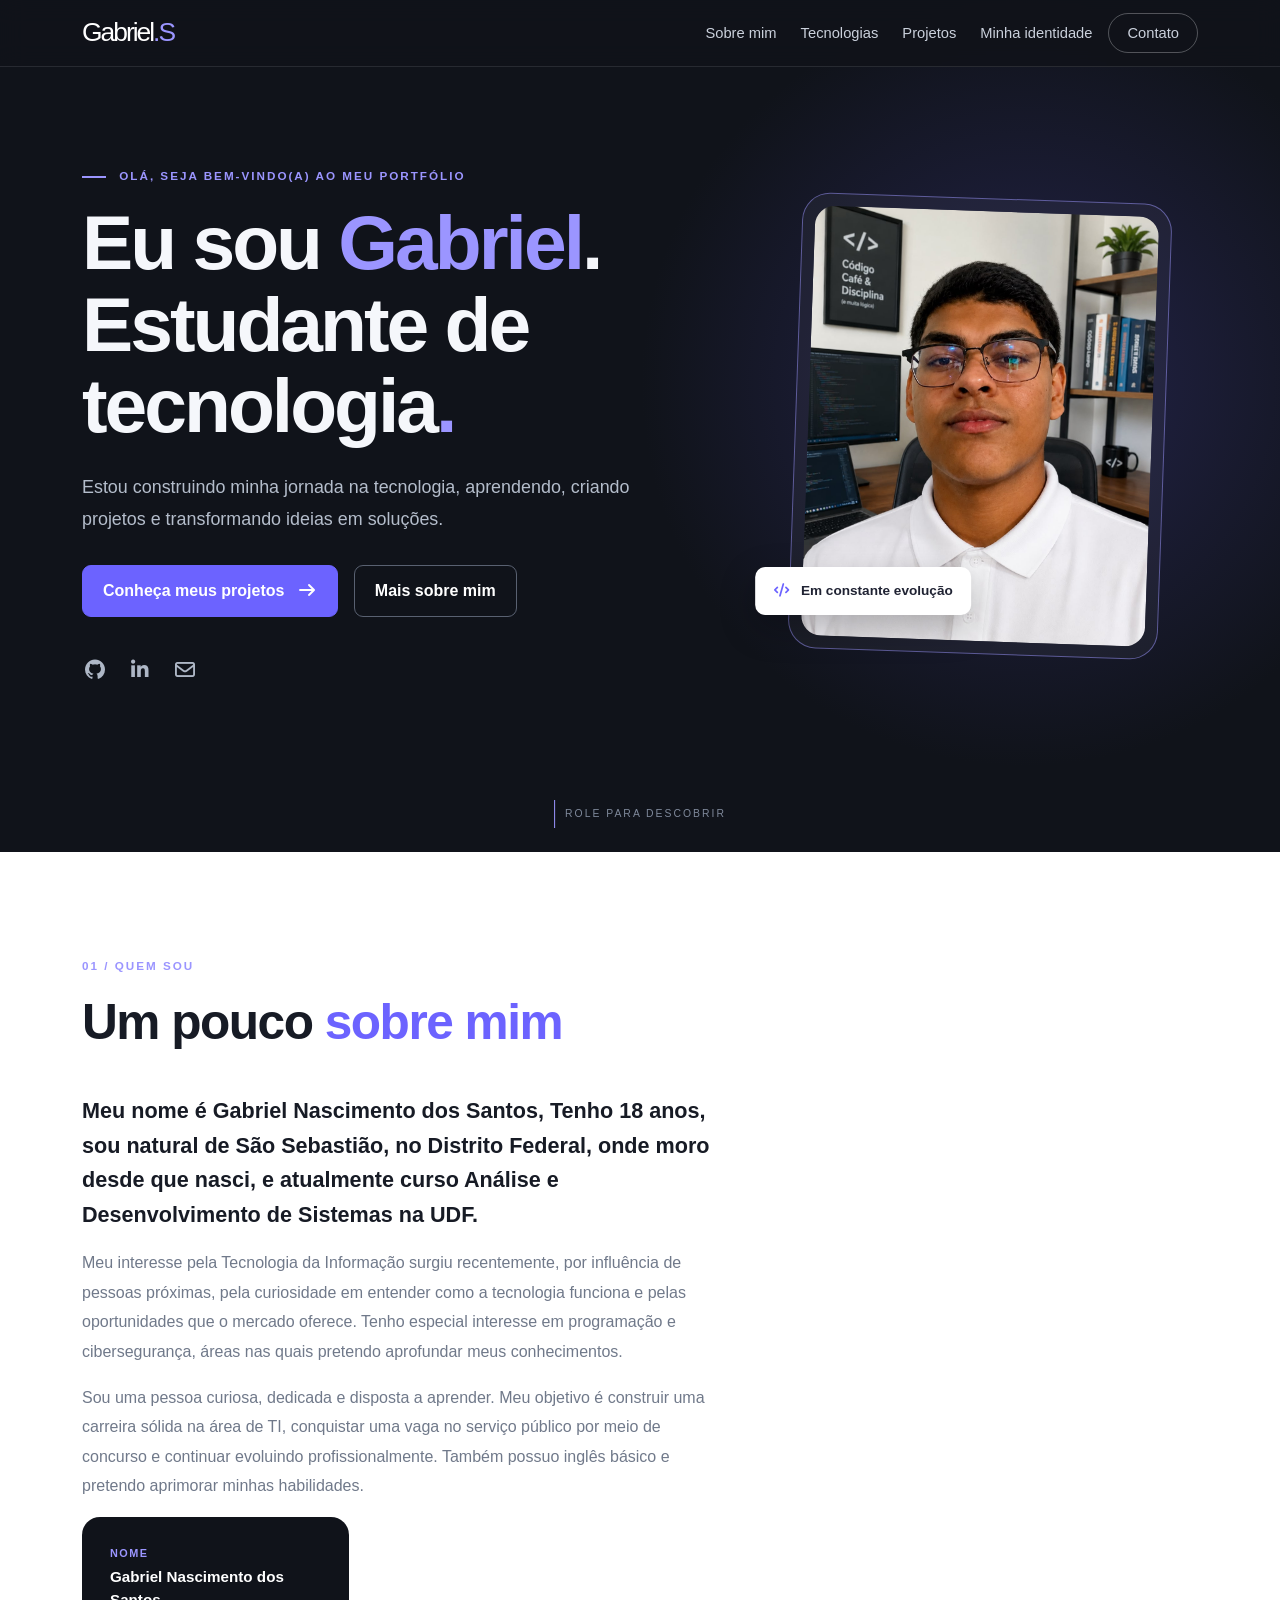
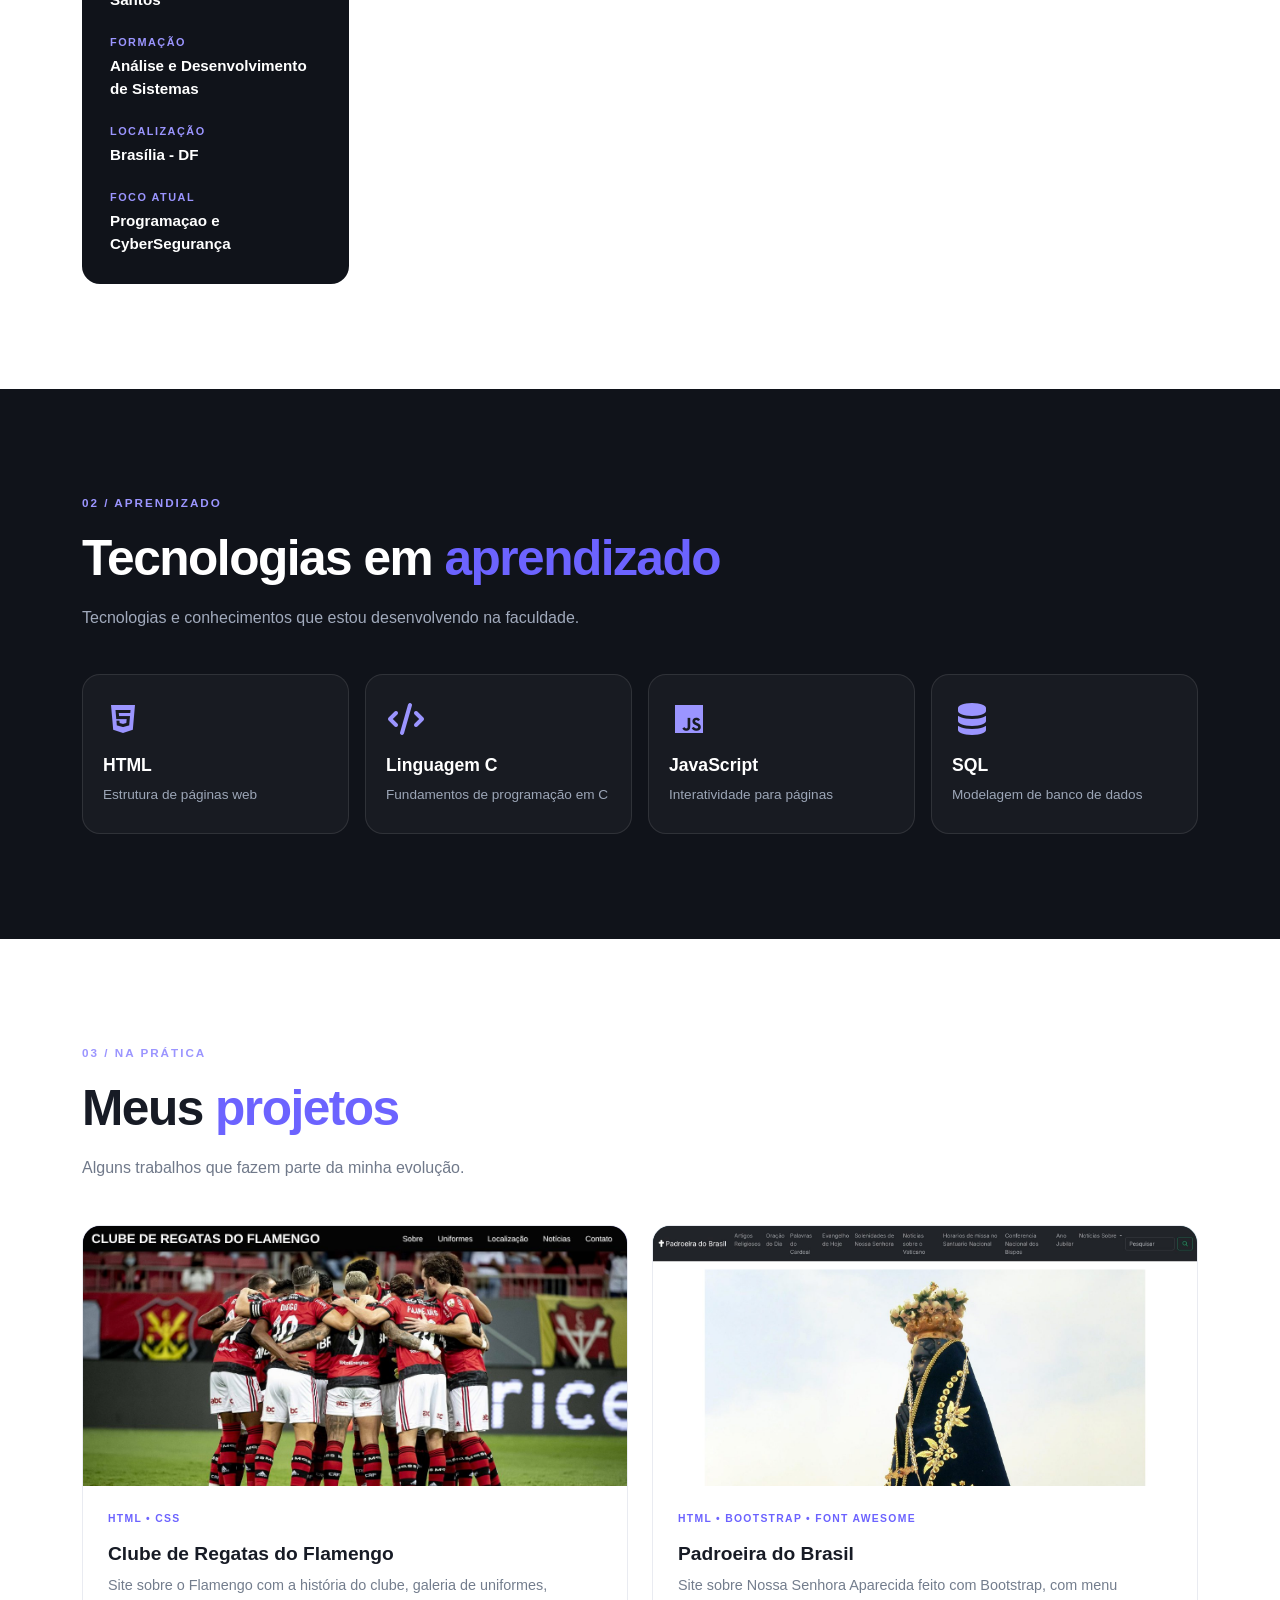
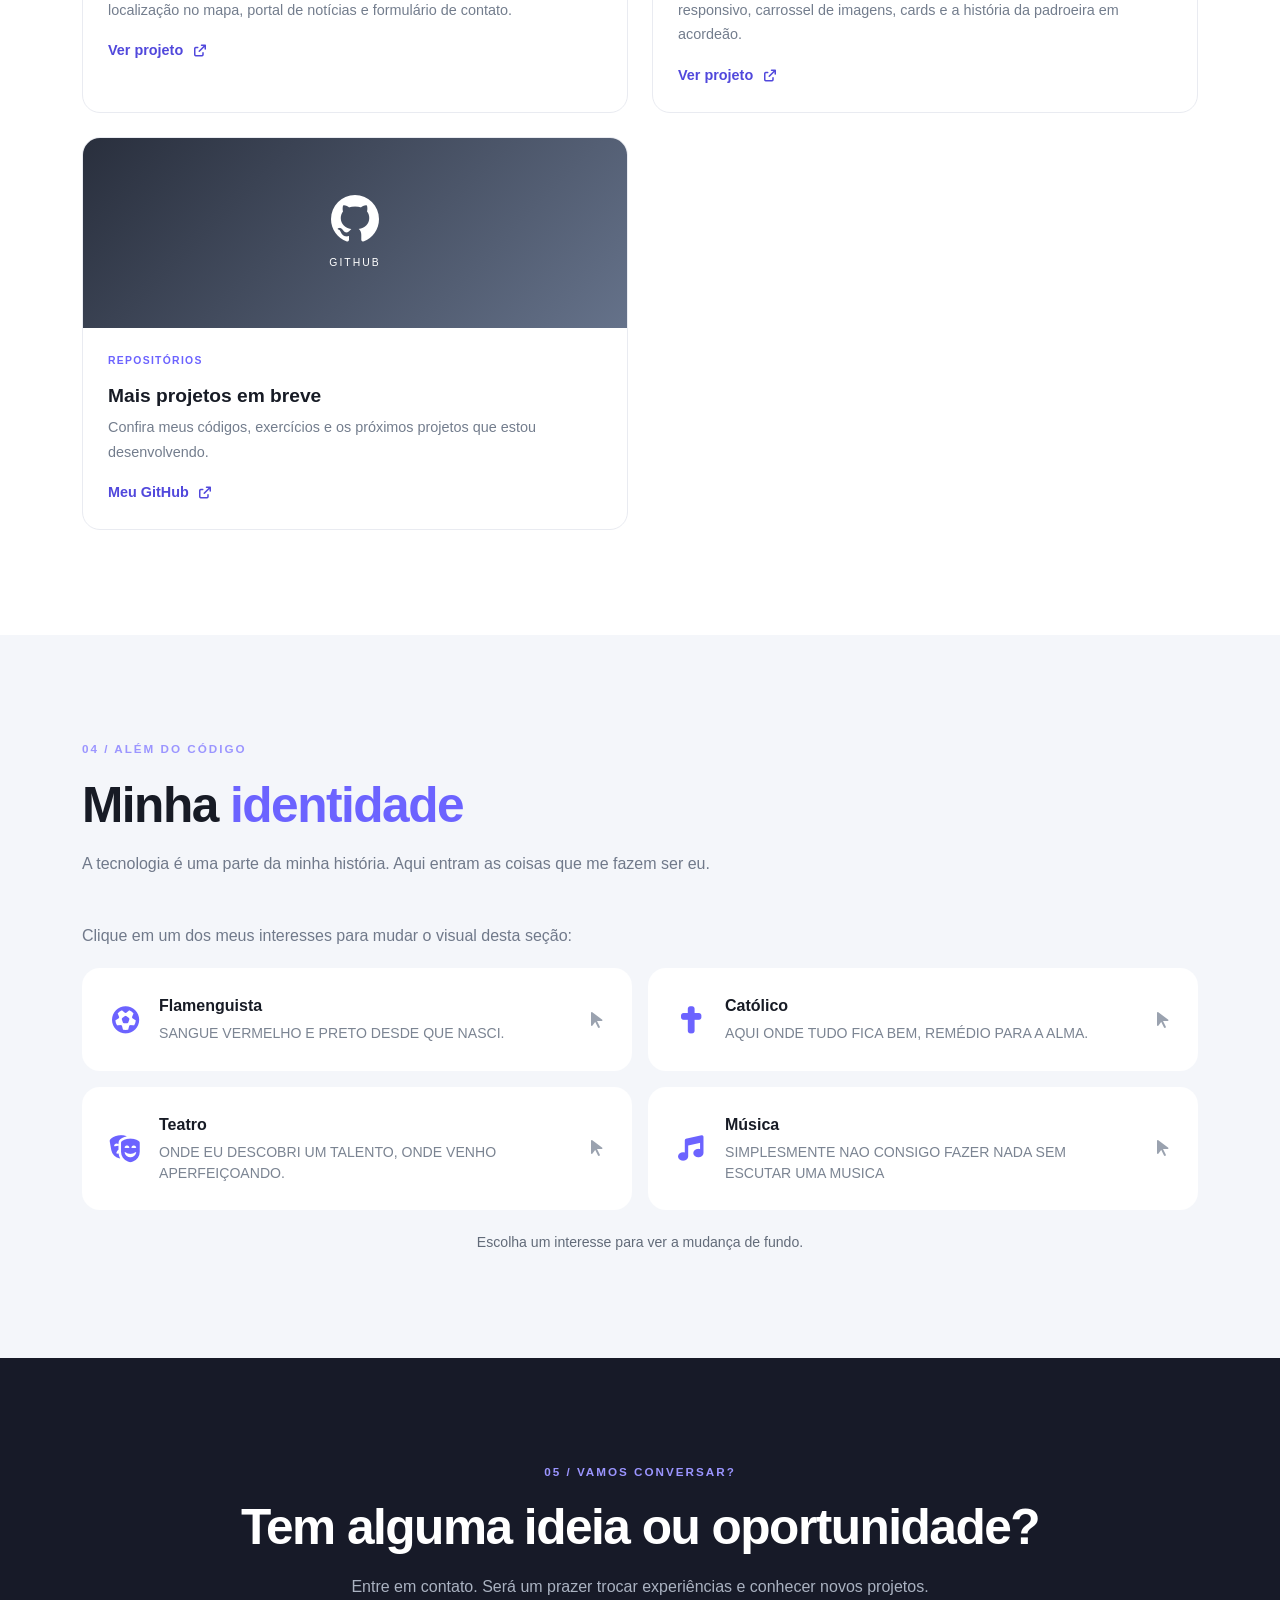
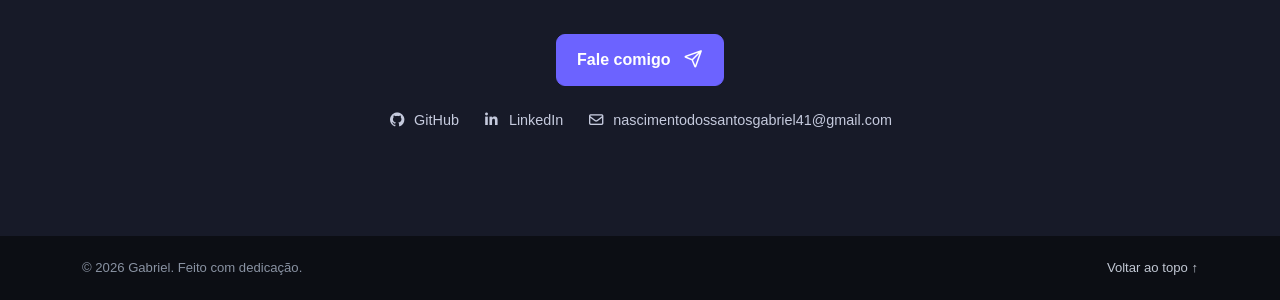
<file: index.html>
<!DOCTYPE html>
<html lang="pt-BR">
<head>
  <meta charset="UTF-8">
  <meta name="viewport" content="width=device-width, initial-scale=1.0">
  <meta name="description" content="Portfólio pessoal de Gabriel, estudante de Análise e Desenvolvimento de Sistemas.">
  <title>Gabriel | Portfólio</title>
  <link rel="stylesheet" href="css/bootstrap.min.css">
  <link rel="stylesheet" href="fontawesome/css/all.min.css">
  <link rel="stylesheet" href="css/style.css">
</head>
<body>
  <!-- CABEÇALHO: altere o nome e os links do menu se quiser -->
  <nav class="navbar navbar-expand-lg navbar-dark fixed-top site-navbar">
    <div class="container">
      <a class="navbar-brand" href="#">Gabriel<span>.S</span></a>
      <button class="navbar-toggler" type="button" data-bs-toggle="collapse" data-bs-target="#menuPrincipal" aria-controls="menuPrincipal" aria-expanded="false" aria-label="Abrir menu">
        <span class="navbar-toggler-icon"></span>
      </button>
      <div class="collapse navbar-collapse" id="menuPrincipal">
        <ul class="navbar-nav ms-auto align-items-lg-center gap-lg-2">
          <li class="nav-item"><a class="nav-link" href="#sobre">Sobre mim</a></li>
          <li class="nav-item"><a class="nav-link" href="#habilidades">Tecnologias</a></li>
          <li class="nav-item"><a class="nav-link" href="#projetos">Projetos</a></li>
          <li class="nav-item"><a class="nav-link" href="#interesses">Minha identidade</a></li>
          <li class="nav-item"><a class="nav-link contact-link" href="#contato">Contato</a></li>
        </ul>
      </div>
    </div>
  </nav>

  <main>
    <!-- INÍCIO: personalize o texto e substitua a imagem em img/ -->
    <section class="hero-section" id="inicio">
      <div class="container">
        <div class="row align-items-center min-vh-100 g-5">
          <div class="col-lg-7">
            <p class="eyebrow"><span></span> OLÁ, SEJA BEM-VINDO(A) AO MEU PORTFÓLIO</p>
            <h1>Eu sou <span>Gabriel</span>.<br>Estudante de tecnologia<span class="accent">.</span></h1>
            <p class="hero-description">Estou construindo minha jornada na tecnologia, aprendendo, criando projetos e transformando ideias em soluções.</p>
            <div class="d-flex flex-wrap gap-3">
              <a class="btn btn-primary-custom" href="#projetos">Conheça meus projetos <i class="fa-solid fa-arrow-right ms-2"></i></a>
              <a class="btn btn-outline-custom" href="#sobre">Mais sobre mim</a>
            </div>
            <div class="hero-socials">
              <!-- Troque # pelos endereços reais dos seus perfis -->
              <a href="https://github.com/bieladscy" target="_blank" rel="noopener" aria-label="GitHub"><i class="fa-brands fa-github"></i></a>
              <a href="https://www.linkedin.com/in/gabriel-santos-684972365" target="_blank" rel="noopener" aria-label="LinkedIn"><i class="fa-brands fa-linkedin-in"></i></a>
              <a href="mailto:nascimentodossantosgabriel41@gmail.com" aria-label="E-mail"><i class="fa-regular fa-envelope"></i></a>
            </div>
          </div>
          <div class="col-lg-5">
            <div class="profile-frame">
              <img src="img/gabriel.jpeg" alt="Foto de Gabriel" class="profile-image">
              <div class="floating-tag"><i class="fa-solid fa-code"></i> Em constante evolução</div>
            </div>
          </div>
        </div>
      </div>
      <a class="scroll-cue" href="#sobre"><span></span> ROLE PARA DESCOBRIR</a>
    </section>

    <!-- SOBRE MIM -->
    <section class="section-padding" id="sobre">
      <div class="container">
        <div class="section-heading">
          <p class="eyebrow">01 / QUEM SOU</p>
          <h2>Um pouco <span>sobre mim</span></h2>
        </div>
        <div class="row g-4 align-items-start">
          <div class="col-lg-7">
            <p c
<p class="section-lead"> Meu nome é Gabriel Nascimento dos Santos, Tenho 18 anos, sou natural de São Sebastião, no Distrito Federal, onde moro desde que nasci, e atualmente curso Análise e Desenvolvimento de Sistemas na UDF.</p>

<p class="muted-copy">Meu interesse pela Tecnologia da Informação surgiu recentemente, por influência de pessoas próximas, pela curiosidade em entender como a tecnologia funciona e pelas oportunidades que o mercado oferece. Tenho especial interesse em programação e cibersegurança, áreas nas quais pretendo aprofundar meus conhecimentos.</p>

<p class="muted-copy">Sou uma pessoa curiosa, dedicada e disposta a aprender. Meu objetivo é construir uma carreira sólida na área de TI, conquistar uma vaga no serviço público por meio de concurso e continuar evoluindo profissionalmente. Também possuo inglês básico e pretendo aprimorar minhas habilidades.</p>

          <div class="col-lg-5">
            <div class="info-panel">
              <div><span class="info-label">NOME</span><strong>Gabriel Nascimento dos Santos</strong></div>
              <div><span class="info-label">FORMAÇÃO</span><strong>Análise e Desenvolvimento de Sistemas</strong></div>
              <div><span class="info-label">LOCALIZAÇÃO</span><strong>Brasília - DF</strong></div>
              <div><span class="info-label">FOCO ATUAL</span><strong>Programaçao e CyberSegurança</strong></div>
            </div>
          </div>
        </div>
      </div>
    </section>

    <!-- HABILIDADES: altere os nomes e níveis conforme seu conhecimento real -->
    <section class="section-padding section-dark" id="habilidades">
      <div class="container">
        <div class="section-heading">
          <p class="eyebrow">02 / APRENDIZADO</p>
          <h2>Tecnologias em <span>aprendizado</span></h2>
          <p class="muted-copy">Tecnologias e conhecimentos que estou desenvolvendo na faculdade.</p>
        </div>
        <div class="row g-3">
          <div class="col-6 col-lg-3"><div class="skill-card"><i class="fa-brands fa-html5"></i><h3>HTML</h3><p>Estrutura de páginas web</p></div></div>
          <div class="col-6 col-lg-3">
  <div class="skill-card">
    <i class="fa-solid fa-code"></i>
    <h3>Linguagem C</h3>
    <p>Fundamentos de programação em C</p>
  </div>
</div>
          <div class="col-6 col-lg-3"><div class="skill-card"><i class="fa-brands fa-js"></i><h3>JavaScript</h3><p>Interatividade para páginas</p></div></div>
          <div class="col-6 col-lg-3"><div class="skill-card"><i class="fa-solid fa-database"></i><h3>SQL</h3><p>Modelagem de banco de dados</p></div></div>
        </div>
      </div>
    </section>

    <!-- PROJETOS: duplique um project-card para adicionar novos projetos -->
    <section class="section-padding" id="projetos">
      <div class="container">
        <div class="section-heading">
          <p class="eyebrow">03 / NA PRÁTICA</p>
          <h2>Meus <span>projetos</span></h2>
          <p class="muted-copy">Alguns trabalhos que fazem parte da minha evolução.</p>
        </div>
        <div class="row g-4">
          <div class="col-md-6">
            <article class="project-card project-featured">
              <div class="project-visual visual-one has-photo">
                <img src="img/projeto1.jpg" alt="Página inicial do site do Clube de Regatas do Flamengo" class="project-photo">
                <i class="fa-solid fa-laptop-code"></i><span>PROJETO 01</span>
              </div>
              <div class="project-content"><p class="project-type">HTML • CSS</p><h3>Clube de Regatas do Flamengo</h3><p>Site sobre o Flamengo com a história do clube, galeria de uniformes, localização no mapa, portal de notícias e formulário de contato.</p><a href="projetos/projeto-1/index.html" target="_blank" rel="noopener" class="project-link">Ver projeto <i class="fa-solid fa-arrow-up-right-from-square"></i></a></div>
            </article>
          </div>
          <div class="col-md-6">
            <article class="project-card project-featured">
              <div class="project-visual visual-two has-photo">
                <img src="img/projeto2.jpg" alt="Página inicial do site Padroeira do Brasil" class="project-photo">
                <i class="fa-solid fa-code"></i><span>PROJETO 02</span>
              </div>
              <div class="project-content"><p class="project-type">HTML • BOOTSTRAP • FONT AWESOME</p><h3>Padroeira do Brasil</h3><p>Site sobre Nossa Senhora Aparecida feito com Bootstrap, com menu responsivo, carrossel de imagens, cards e a história da padroeira em acordeão.</p><a href="projetos/projeto-2/index.html" target="_blank" rel="noopener" class="project-link">Ver projeto <i class="fa-solid fa-arrow-up-right-from-square"></i></a></div>
            </article>
          </div>
          <div class="col-md-6">
            <article class="project-card">
              <div class="project-visual visual-three"><i class="fa-brands fa-github"></i><span>GITHUB</span></div>
              <div class="project-content"><p class="project-type">REPOSITÓRIOS</p><h3>Mais projetos em breve</h3><p>Confira meus códigos, exercícios e os próximos projetos que estou desenvolvendo.</p><a href="https://github.com/bieladscy" target="_blank" rel="noopener" class="project-link">Meu GitHub <i class="fa-solid fa-arrow-up-right-from-square"></i></a></div>
            </article>
          </div>
        </div>
      </div>
    </section>

    <!-- INTERESSES / HOBBIES -->
    <section class="section-padding section-soft" id="interesses">
      <div class="container">
        <div class="section-heading">
          <p class="eyebrow">04 / ALÉM DO CÓDIGO</p>
          <h2>Minha <span>identidade</span></h2>
          <p class="muted-copy">A tecnologia é uma parte da minha história. Aqui entram as coisas que me fazem ser eu.</p>
        </div>
        <p class="muted-copy interest-hint">Clique em um dos meus interesses para mudar o visual desta seção:</p>
        <div class="row g-3 interest-options">
          <div class="col-md-6">
            <button class="interest-item interest-choice" type="button" data-interest-theme="flamengo" aria-pressed="false">
              <i class="fa-solid fa-futbol"></i>
              <span><strong>Flamenguista</strong><small>SANGUE VERMELHO E PRETO DESDE QUE NASCI.</small></span>
              <i class="fa-solid fa-arrow-pointer choice-indicator"></i>
            </button>
          </div>
          <div class="col-md-6">
            <button class="interest-item interest-choice" type="button" data-interest-theme="catolico" aria-pressed="false">
              <i class="fa-solid fa-cross"></i>
              <span><strong>Católico</strong><small>AQUI ONDE TUDO FICA BEM, REMÉDIO PARA A ALMA.</small></span>
              <i class="fa-solid fa-arrow-pointer choice-indicator"></i>
            </button>
          </div>
          <div class="col-md-6">
            <button class="interest-item interest-choice" type="button" data-interest-theme="teatro" aria-pressed="false">
              <i class="fa-solid fa-masks-theater"></i>
              <span><strong>Teatro</strong><small>ONDE EU DESCOBRI UM TALENTO, ONDE VENHO APERFEIÇOANDO.</small></span>
              <i class="fa-solid fa-arrow-pointer choice-indicator"></i>
            </button>
          </div>
          <div class="col-md-6">
            <button class="interest-item interest-choice" type="button" data-interest-theme="musica" aria-pressed="false">
              <i class="fa-solid fa-music"></i>
              <span><strong>Música</strong><small>SIMPLESMENTE NAO CONSIGO FAZER NADA SEM ESCUTAR UMA MUSICA</small></span>
              <i class="fa-solid fa-arrow-pointer choice-indicator"></i>
            </button>
          </div>
        </div>
        <!-- FOTO DO INTERESSE: aparece no meio quando um interesse é escolhido (trocada pelo js/script.js) -->
        <div class="interest-photos" id="interestPhotos" hidden></div>
        <p class="interest-feedback" id="interestFeedback" aria-live="polite">Escolha um interesse para ver a mudança de fundo.</p>
      </div>
    </section>

    <!-- CONTATO -->
    <section class="section-padding contact-section" id="contato">
      <div class="container text-center">
        <p class="eyebrow">05 / VAMOS CONVERSAR?</p>
        <h2>Tem alguma ideia ou oportunidade?</h2>
        <p class="muted-copy">Entre em contato. Será um prazer trocar experiências e conhecer novos projetos.</p>
        <a class="btn btn-primary-custom mt-3" href="mailto:nascimentodossantosgabriel41@gmail.com">Fale comigo <i class="fa-regular fa-paper-plane ms-2"></i></a>
        <div class="contact-socials mt-4">
          <a href="https://github.com/bieladscy" target="_blank" rel="noopener"><i class="fa-brands fa-github me-1"></i> GitHub</a>
          <a href="https://www.linkedin.com/in/gabriel-santos-684972365" target="_blank" rel="noopener"><i class="fa-brands fa-linkedin-in me-1"></i> LinkedIn</a>
          <a href="mailto:nascimentodossantosgabriel41@gmail.com"><i class="fa-regular fa-envelope me-1"></i> nascimentodossantosgabriel41@gmail.com</a>
        </div>
      </div>
    </section>
  </main>

  <footer class="site-footer">
    <div class="container d-flex flex-column flex-md-row justify-content-between gap-2">
      <p>© <span id="currentYear"></span> Gabriel. Feito com dedicação.</p>
      <a href="#inicio">Voltar ao topo ↑</a>
    </div>
  </footer>

  <script src="js/bootstrap.bundle.min.js"></script>
  <script src="js/script.js"></script>
</body>
</html>
</file>
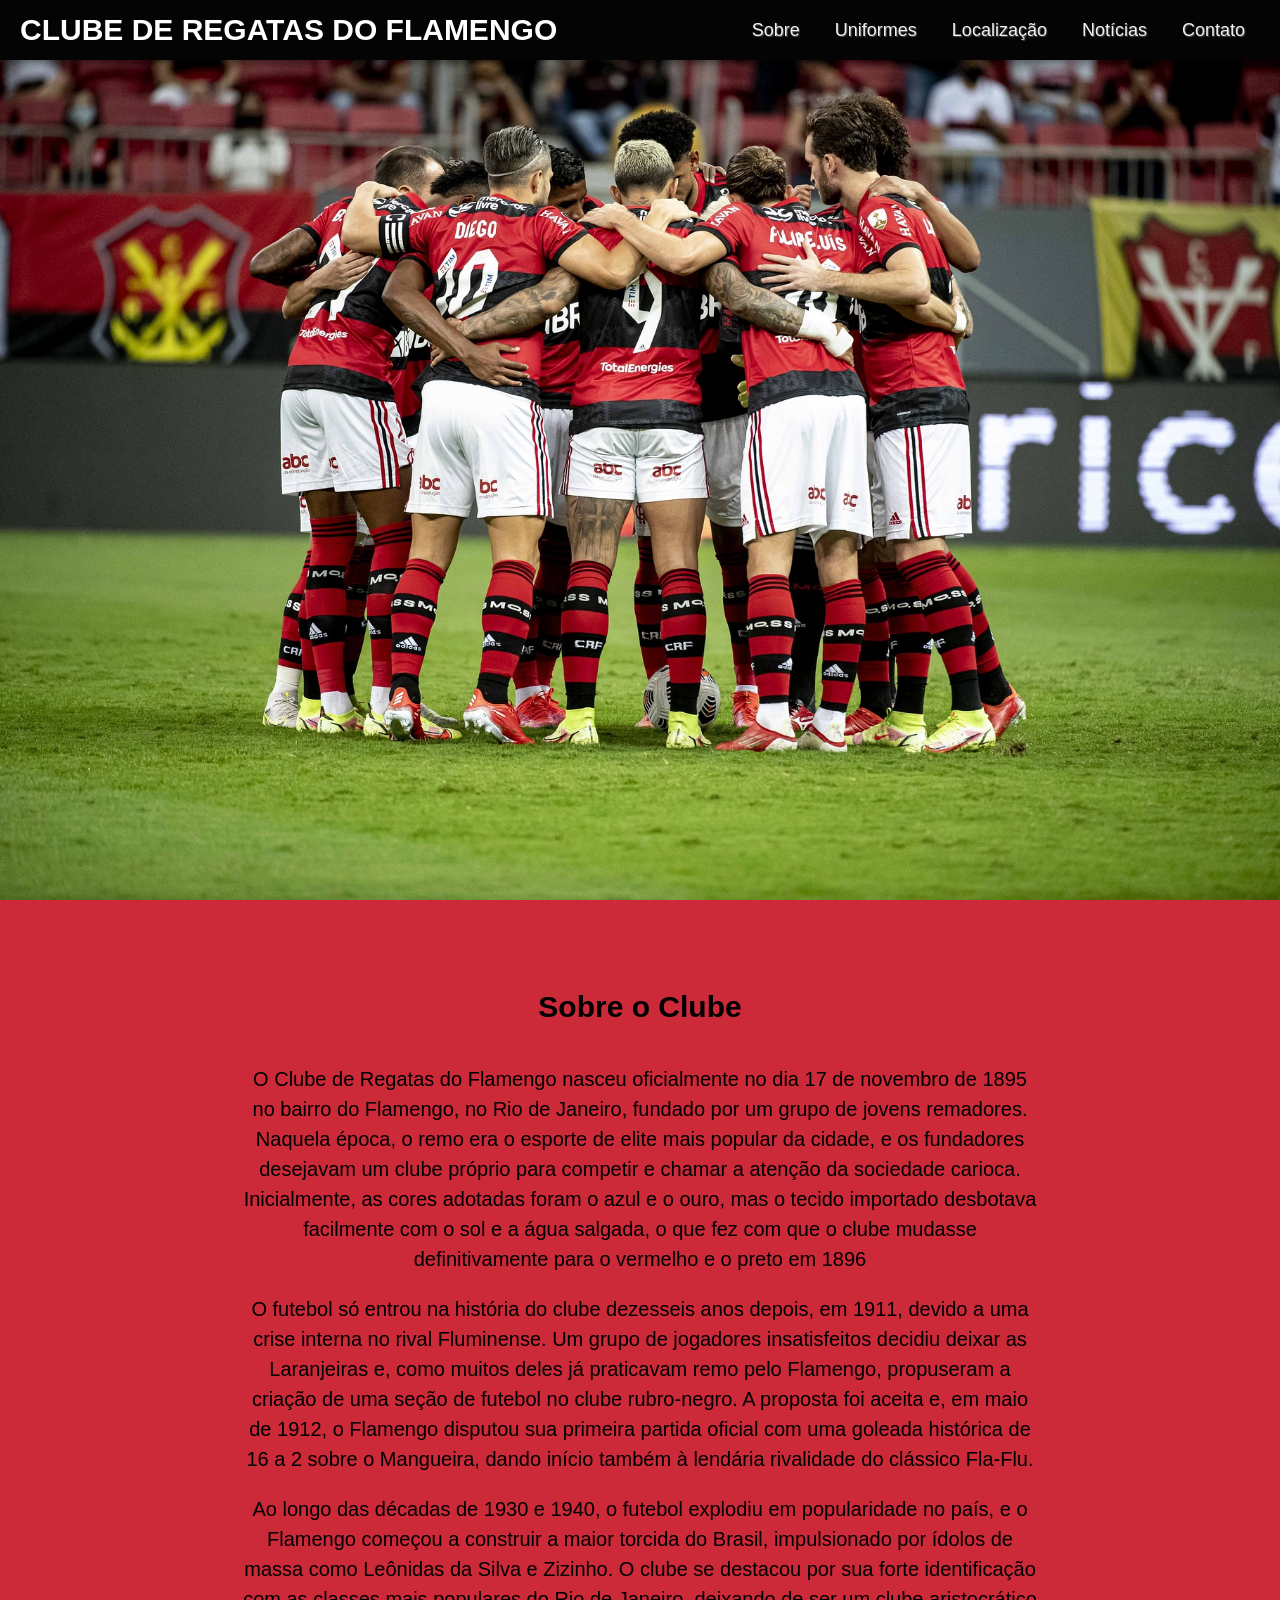
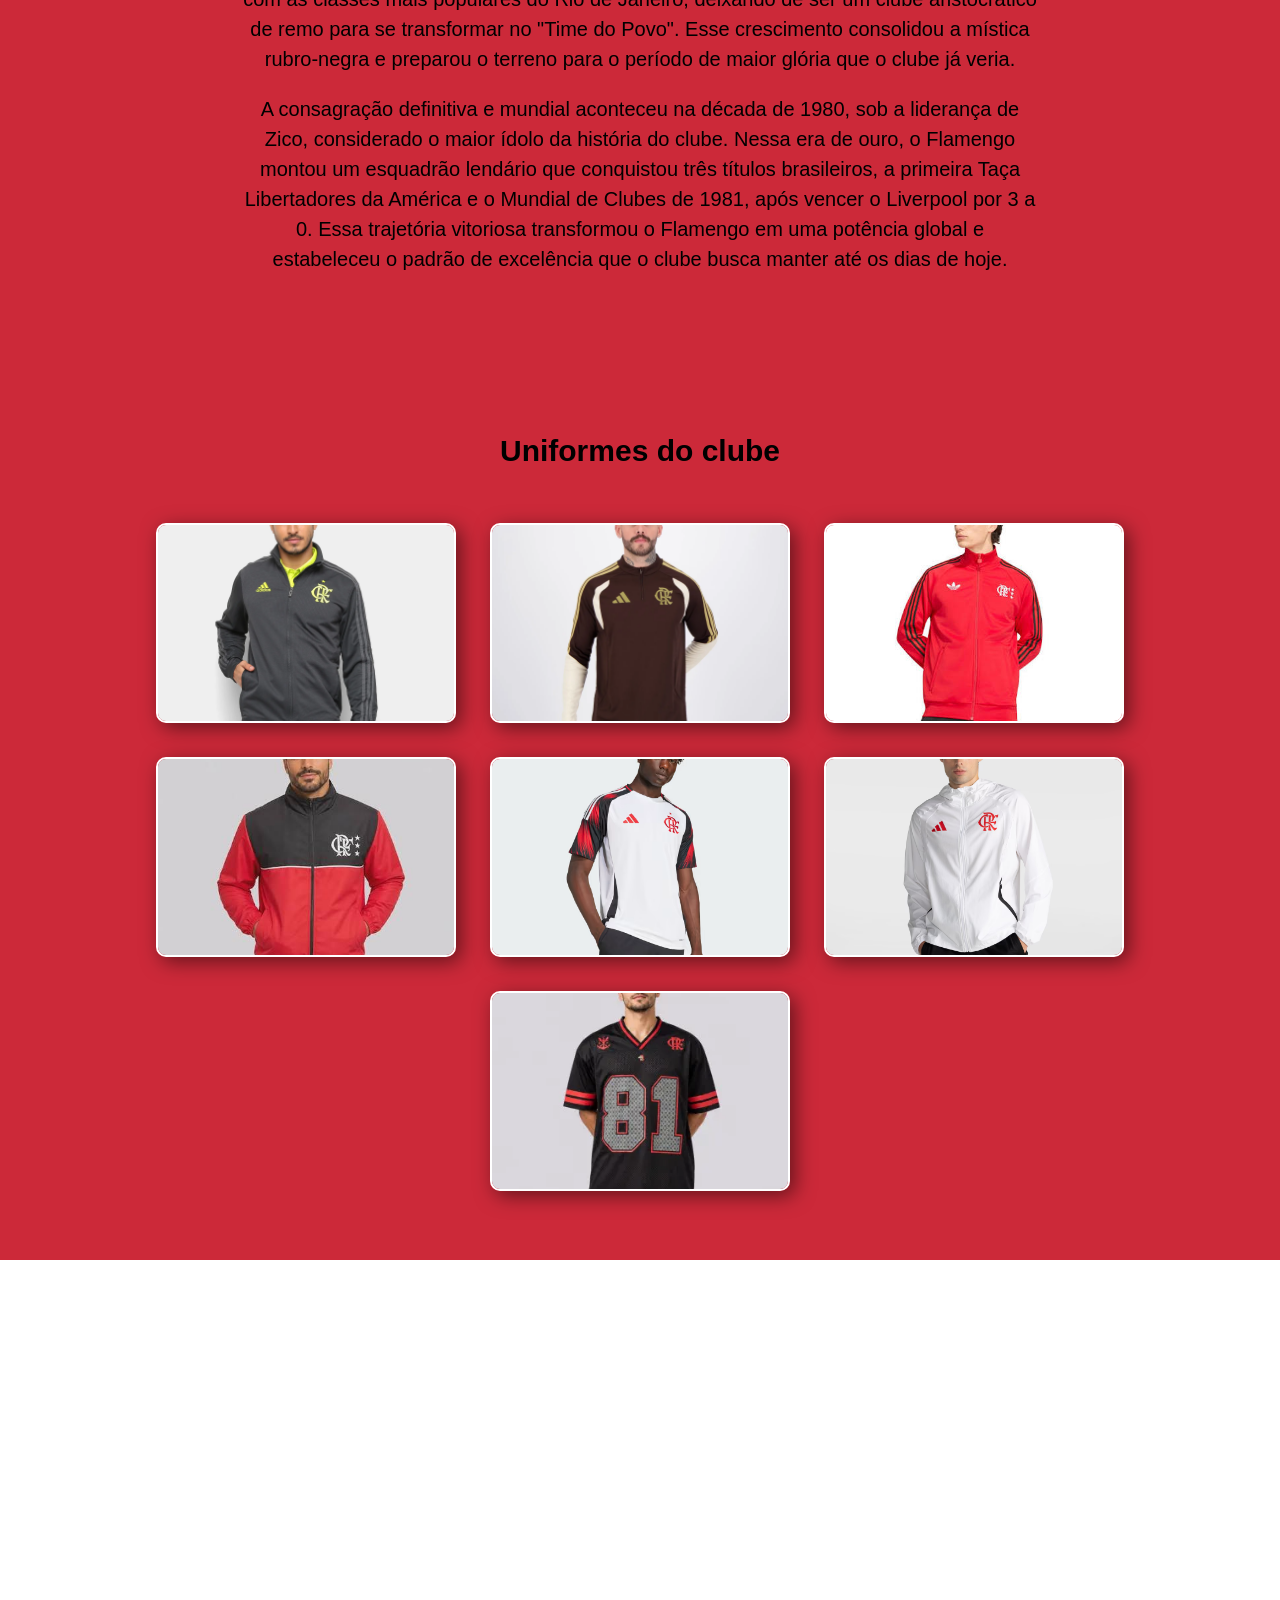
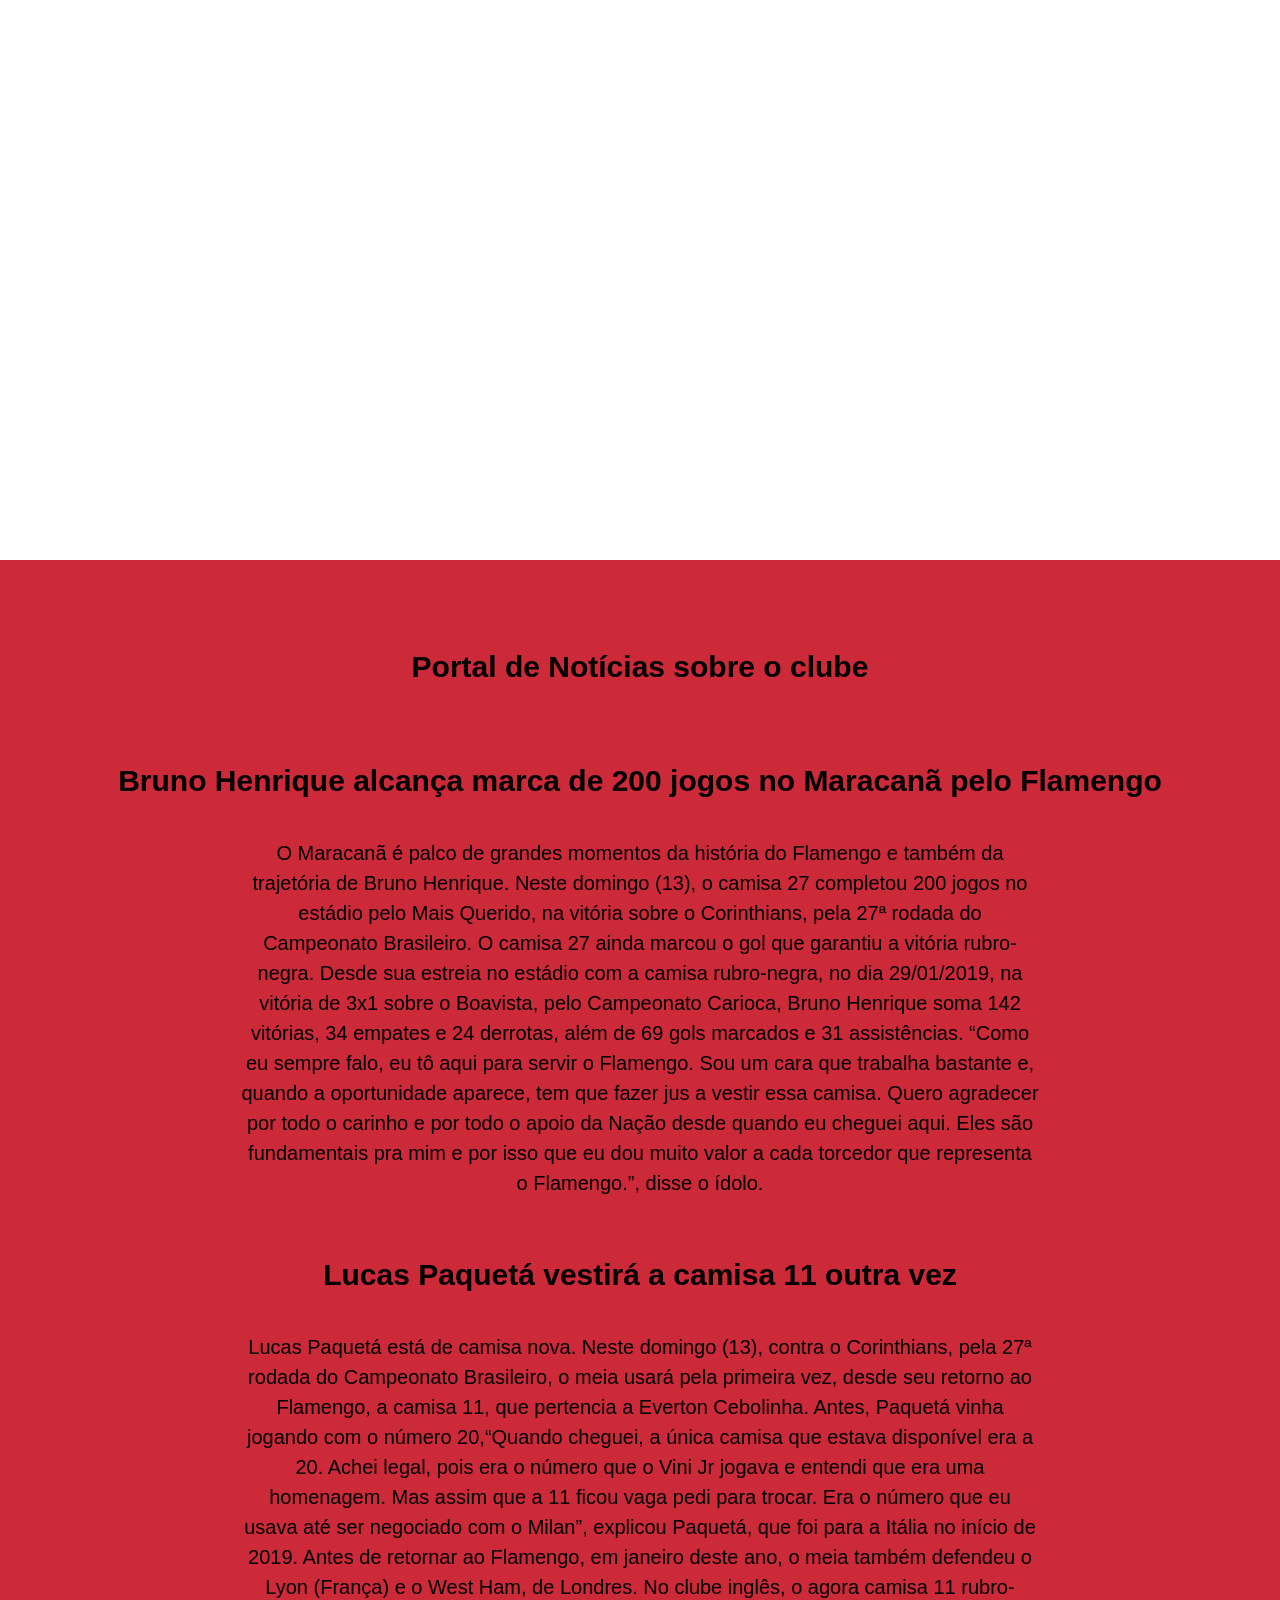
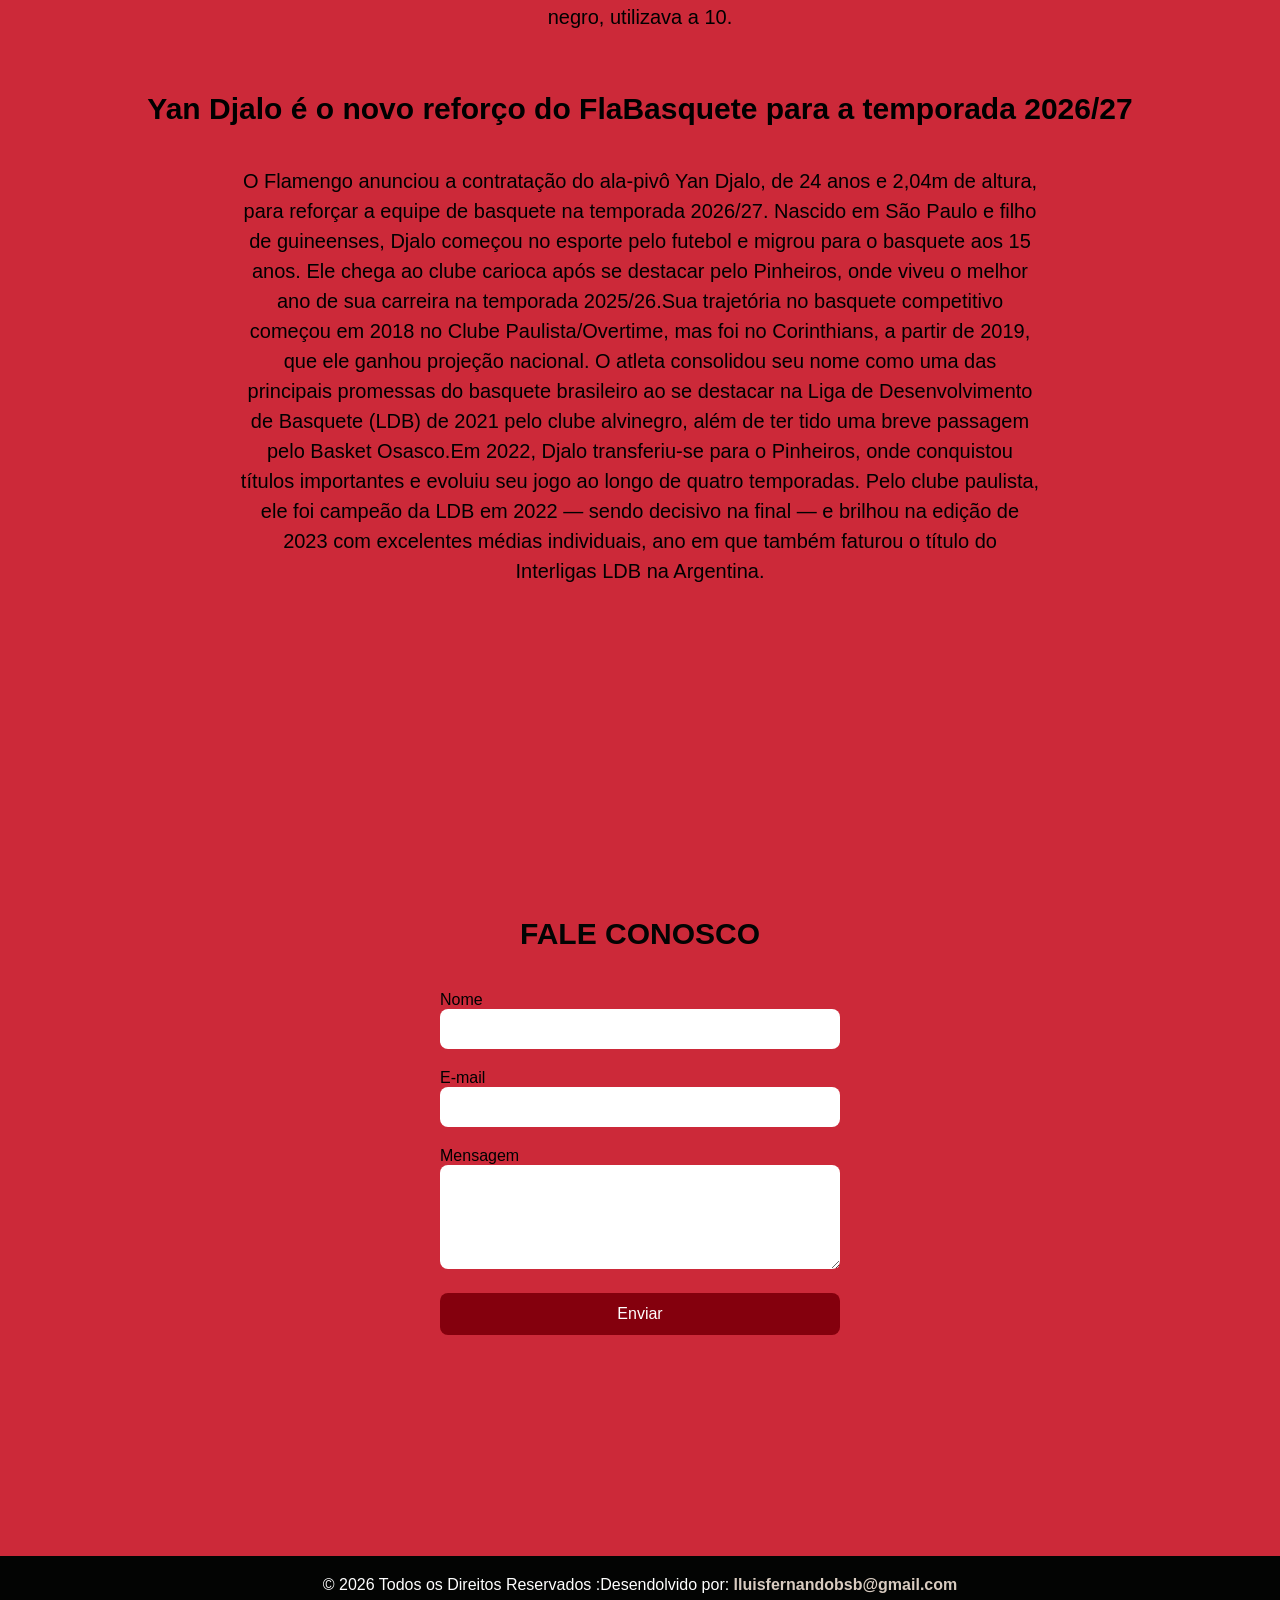
<file: projetos/projeto-1/index.html>
<!DOCTYPE html>
<html lang="pt-BR">
<head>
    <meta charset="UTF-8">
    <meta name="viewport" content="width=device-width, initial-scale=1.0">
    <title>CLUBE DE REGATAS DO FLAMENGO</title>
    <link href="css/style.css" rel="stylesheet" type="text/css">
</head>
<body>
    <header>
        <a href="#" class="logo">CLUBE DE REGATAS DO FLAMENGO</a>
        <nav class="navbar">
            <ul>
                <li><a href="#about">Sobre</a></li>
                <li><a href="#uniforms">Uniformes</a></li>
                <li><a href="#location">Localização</a></li>
                <li><a href="#news">Notícias</a></li>
                <li><a href="#contact">Contato</a></li>
            </ul>
        </nav>
    </header>
    <main>
        <section id="hero"></section>
        <section id="about">
            <h1>Sobre o Clube</h1>
            <p>O Clube de Regatas do Flamengo nasceu oficialmente no dia 17 de novembro de 1895 no bairro do Flamengo, no Rio de Janeiro, fundado por um grupo de jovens remadores. Naquela época, o remo era o esporte de elite mais popular da cidade, e os fundadores desejavam um clube próprio para competir e chamar a atenção da sociedade carioca. Inicialmente, as cores adotadas foram o azul e o ouro, mas o tecido importado desbotava facilmente com o sol e a água salgada, o que fez com que o clube mudasse definitivamente para o vermelho e o preto em 1896</p>
            <p>O futebol só entrou na história do clube dezesseis anos depois, em 1911, devido a uma crise interna no rival Fluminense. Um grupo de jogadores insatisfeitos decidiu deixar as Laranjeiras e, como muitos deles já praticavam remo pelo Flamengo, propuseram a criação de uma seção de futebol no clube rubro-negro. A proposta foi aceita e, em maio de 1912, o Flamengo disputou sua primeira partida oficial com uma goleada histórica de 16 a 2 sobre o Mangueira, dando início também à lendária rivalidade do clássico Fla-Flu.</p>
            <p>Ao longo das décadas de 1930 e 1940, o futebol explodiu em popularidade no país, e o Flamengo começou a construir a maior torcida do Brasil, impulsionado por ídolos de massa como Leônidas da Silva e Zizinho. O clube se destacou por sua forte identificação com as classes mais populares do Rio de Janeiro, deixando de ser um clube aristocrático de remo para se transformar no "Time do Povo". Esse crescimento consolidou a mística rubro-negra e preparou o terreno para o período de maior glória que o clube já veria.</p>
            <p>A consagração definitiva e mundial aconteceu na década de 1980, sob a liderança de Zico, considerado o maior ídolo da história do clube. Nessa era de ouro, o Flamengo montou um esquadrão lendário que conquistou três títulos brasileiros, a primeira Taça Libertadores da América e o Mundial de Clubes de 1981, após vencer o Liverpool por 3 a 0. Essa trajetória vitoriosa transformou o Flamengo em uma potência global e estabeleceu o padrão de excelência que o clube busca manter até os dias de hoje.</p>
        </section>
        <section id="uniforms">
            <h1>Uniformes do clube</h1>
            <img src="img/1.webp">
            <img src="img/2.webp">
            <img src="img/3.jpg">
            <img src="img/4.jpg">
            <img src="img/5.avif">
            <img src="img/6.avif">
            <img src="img/7.webp">
        </section>
        <section id="location">
            <iframe src="https://www.google.com/maps/embed?pb=!1m18!1m12!1m3!1d3673.236458939315!2d-43.22128592380477!3d-22.978330740433616!2m3!1f0!2f0!3f0!3m2!1i1024!2i768!4f13.1!3m3!1m2!1s0x9bd5b674408e9b%3A0xb2f772e74408cba1!2sClube%20de%20Regatas%20do%20Flamengo!5e0!3m2!1spt-BR!2sbr!4v1789515689066!5m2!1spt-BR!2sbr" width="100%" style="height: 100vh; border:0;" allowfullscreen="" loading="lazy" referrerpolicy="strict-origin-when-cross-origin"></iframe>
        </section>
        <section id="news">
            <h1>Portal de Notícias sobre o clube</h1>
            <h2>Bruno Henrique alcança marca de 200 jogos no Maracanã pelo Flamengo</h2>
            <p>O Maracanã é palco de grandes momentos da história do Flamengo e também da trajetória de Bruno Henrique. Neste domingo (13), o camisa 27 completou 200 jogos no estádio pelo Mais Querido, na vitória sobre o Corinthians, pela 27ª rodada do Campeonato Brasileiro. O camisa 27 ainda marcou o gol que garantiu a vitória rubro-negra.

Desde sua estreia no estádio com a camisa rubro-negra, no dia 29/01/2019, na vitória de 3x1 sobre o Boavista, pelo Campeonato Carioca, Bruno Henrique soma 142 vitórias, 34 empates e 24 derrotas, além de 69 gols marcados e 31 assistências.

“Como eu sempre falo, eu tô aqui para servir o Flamengo. Sou um cara que trabalha bastante e, quando a oportunidade aparece, tem que fazer jus a vestir essa camisa. Quero agradecer por todo o carinho e por todo o apoio da Nação desde quando eu cheguei aqui. Eles são fundamentais pra mim e por isso que eu dou muito valor a cada torcedor que representa o Flamengo.”, disse o ídolo.</p>
<h3>Lucas Paquetá vestirá a camisa 11 outra vez</h3>
<p>Lucas Paquetá está de camisa nova. Neste domingo (13), contra o Corinthians, pela 27ª rodada do Campeonato Brasileiro, o meia usará pela primeira vez, desde seu retorno ao Flamengo, a camisa 11, que pertencia a Everton Cebolinha. Antes, Paquetá vinha jogando com o número 20,“Quando cheguei, a única camisa que estava disponível era a 20. Achei legal, pois era o número que o Vini Jr jogava e entendi que era uma homenagem. Mas assim que a 11 ficou vaga pedi para trocar. Era o número que eu usava até ser negociado com o Milan”, explicou Paquetá, que foi para a Itália no início de 2019.

Antes de retornar ao Flamengo, em janeiro deste ano, o meia também defendeu o Lyon (França) e o West Ham, de Londres. No clube inglês, o agora camisa 11 rubro-negro, utilizava a 10.
</p>
<h4>Yan Djalo é o novo reforço do FlaBasquete para a temporada 2026/27</h4>
<p>O Flamengo anunciou a contratação do ala-pivô Yan Djalo, de 24 anos e 2,04m de altura, para reforçar a equipe de basquete na temporada 2026/27. Nascido em São Paulo e filho de guineenses, Djalo começou no esporte pelo futebol e migrou para o basquete aos 15 anos. Ele chega ao clube carioca após se destacar pelo Pinheiros, onde viveu o melhor ano de sua carreira na temporada 2025/26.Sua trajetória no basquete competitivo começou em 2018 no Clube Paulista/Overtime, mas foi no Corinthians, a partir de 2019, que ele ganhou projeção nacional. O atleta consolidou seu nome como uma das principais promessas do basquete brasileiro ao se destacar na Liga de Desenvolvimento de Basquete (LDB) de 2021 pelo clube alvinegro, além de ter tido uma breve passagem pelo Basket Osasco.Em 2022, Djalo transferiu-se para o Pinheiros, onde conquistou títulos importantes e evoluiu seu jogo ao longo de quatro temporadas. Pelo clube paulista, ele foi campeão da LDB em 2022 — sendo decisivo na final — e brilhou na edição de 2023 com excelentes médias individuais, ano em que também faturou o título do Interligas LDB na Argentina.</p>
        </section>
        <section id="contact">
            <h1>FALE CONOSCO</h1>
            <form>
                <label>Nome
                    <input type="text" name="nome">
                </label>
                 <label>E-mail
                    <input type="email" name="email">
                </label>
                    <label>Mensagem
                    <label><textarea name="mensagem" rows="5" cols="20"></textarea>
                </label>
                <label>
                    <button type="submit">Enviar</button>
                 </label>

            </form>
            
        </section>
    </main>
    <footer>
        <p>&copy; 2026 Todos os Direitos Reservados
            :Desendolvido por: <a
            href="lluisfernandobsb@gmail.com">lluisfernandobsb@gmail.com</a></p>
    </footer>
</body>
</html>
</file>
<file: css/style.css>
/* =====================================================
   PORTFÓLIO GABRIEL | CSS PRINCIPAL
   Edite as variáveis abaixo para mudar as cores do site.
   ===================================================== */
:root {
  --bg: #10131a;
  --bg-soft: #f4f6fa;
  --surface: #ffffff;
  --text: #f5f7fb;
  --text-dark: #171b25;
  --muted: #9ca6b7;
  --primary: #6c63ff;
  --primary-light: #9b95ff;
  --border: rgba(255,255,255,.1);
  --radius: 18px;
}
* { box-sizing: border-box; }
html { scroll-behavior: smooth; scroll-padding-top: 82px; }
body { font-family: Arial, Helvetica, sans-serif; color: var(--text-dark); }
a { text-decoration: none; }
.site-navbar { background: rgba(16,19,26,.94); backdrop-filter: blur(12px); border-bottom: 1px solid var(--border); }
.navbar-brand { font-size: 1.65rem; letter-spacing: -2px; }
.navbar-brand span, .accent { color: var(--primary-light); }
.nav-link { color: #cbd1dc !important; font-size: .92rem; }
.nav-link:hover { color: #fff !important; }
.contact-link { border: 1px solid rgba(255,255,255,.28); border-radius: 30px; padding-inline: 18px !important; }
.hero-section { position: relative; background: radial-gradient(circle at 80% 45%, #24244b 0, transparent 34%), var(--bg); color: var(--text); overflow: hidden; }
.min-vh-100 { min-height: 100vh !important; }
.eyebrow { color: var(--primary-light); font-size: .73rem; font-weight: 700; letter-spacing: 2px; margin-bottom: 18px; }
.eyebrow span { display: inline-block; width: 24px; height: 2px; background: var(--primary-light); vertical-align: middle; margin-right: 8px; }
.hero-section h1 { font-size: clamp(2.7rem, 6vw, 5.3rem); line-height: 1.06; font-weight: 800; letter-spacing: -3px; margin-bottom: 24px; }
.hero-section h1 span:first-child { color: var(--primary-light); }
.hero-description { max-width: 560px; color: #b4bdcb; font-size: 1.12rem; line-height: 1.8; margin-bottom: 30px; }
.btn { border-radius: 9px; padding: 13px 20px; font-weight: 700; }
.btn-primary-custom { color: #fff; background: var(--primary); border: 1px solid var(--primary); }
.btn-primary-custom:hover { color: #fff; background: #554ce6; border-color: #554ce6; transform: translateY(-2px); }
.btn-outline-custom { color: #fff; border: 1px solid #596171; }
.btn-outline-custom:hover { color: #fff; border-color: var(--primary-light); }
.hero-socials { display: flex; gap: 20px; margin-top: 38px; }
.hero-socials a { color: #aeb7c6; font-size: 1.25rem; }
.hero-socials a:hover { color: var(--primary-light); }
.profile-frame { position: relative; max-width: 370px; margin: auto; padding: 12px; border: 1px solid rgba(155,149,255,.5); border-radius: 28px; transform: rotate(2deg); background: rgba(255,255,255,.04); }
.profile-image { width: 100%; height: 430px; object-fit: cover; border-radius: 20px; display: block; }
.floating-tag { position: absolute; bottom: 34px; left: -35px; padding: 14px 18px; border-radius: 10px; background: #fff; color: #202333; font-size: .85rem; font-weight: 700; box-shadow: 0 12px 35px #0004; transform: rotate(-2deg); }
.floating-tag i { color: var(--primary); margin-right: 7px; }
.scroll-cue { position: absolute; bottom: 24px; left: 50%; transform: translateX(-50%); color: #7f899b; font-size: .65rem; letter-spacing: 2px; display: flex; align-items: center; gap: 10px; }
.scroll-cue span { height: 28px; width: 1px; background: var(--primary-light); }
.section-padding { padding: 105px 0; }
.section-heading { margin-bottom: 42px; }
.section-heading h2, .contact-section h2 { font-size: clamp(2rem, 4vw, 3.1rem); font-weight: 800; letter-spacing: -1.5px; margin-bottom: 14px; }
.section-heading h2 span { color: var(--primary); }
.section-lead { font-size: 1.35rem; line-height: 1.6; font-weight: 600; max-width: 700px; }
.muted-copy { color: #70798a; line-height: 1.85; max-width: 720px; }
.info-panel { background: var(--bg); color: #fff; padding: 28px; border-radius: var(--radius); display: grid; gap: 22px; }
.info-panel div { display: grid; gap: 5px; }
.info-label { color: var(--primary-light); font-size: .68rem; letter-spacing: 1.5px; font-weight: 700; }
.info-panel strong { font-size: .95rem; font-weight: 600; }
.section-dark { background: var(--bg); color: #fff; }
.section-dark .muted-copy { color: #a1aabc; }
.skill-card { height: 100%; padding: 28px 20px; border: 1px solid var(--border); background: rgba(255,255,255,.035); border-radius: var(--radius); transition: .25s; }
.skill-card:hover { transform: translateY(-6px); border-color: var(--primary-light); }
.skill-card i { color: var(--primary-light); font-size: 2rem; margin-bottom: 20px; }
.skill-card h3 { font-size: 1.1rem; font-weight: 700; }
.skill-card p, .small-note { color: #9ca6b7; font-size: .85rem; margin: 0; }
.project-card { height: 100%; border: 1px solid #e9ebf1; border-radius: var(--radius); overflow: hidden; background: #fff; transition: .25s; }
.project-card:hover { transform: translateY(-6px); box-shadow: 0 18px 40px #18213a12; }
.project-visual { height: 190px; display: flex; flex-direction: column; align-items: center; justify-content: center; gap: 12px; color: #fff; }
.project-visual i { font-size: 3rem; }
.project-visual span { font-size: .65rem; letter-spacing: 2px; }
.visual-one { background: linear-gradient(135deg,#28265c,#7770e8); }
.visual-two { background: linear-gradient(135deg,#143b4c,#3c9b9d); }
.visual-three { background: linear-gradient(135deg,#292f3d,#65728a); }
/* Projetos em destaque com foto: se a imagem existir, ela cobre o gradiente */
.project-visual.has-photo { position: relative; overflow: hidden; }
.project-featured .project-visual { height: 260px; }
.project-photo { position: absolute; inset: 0; width: 100%; height: 100%; object-fit: cover; object-position: center top; transition: transform .35s ease; }
.project-card:hover .project-photo { transform: scale(1.04); }
.project-content { padding: 25px; }
.project-type { color: var(--primary); font-size: .65rem; letter-spacing: 1.3px; font-weight: 800; }
.project-content h3 { font-size: 1.2rem; font-weight: 800; }
.project-content p:not(.project-type) { color: #737d8d; line-height: 1.7; font-size: .9rem; }
.project-link { color: #5148dc; font-size: .9rem; font-weight: 700; }
.project-link i { margin-left: 5px; font-size: .75rem; }
.section-soft { background: var(--bg-soft); }
#interesses { position: relative; isolation: isolate; overflow: hidden; transition: background .35s ease; }
#interesses::before { content: ""; position: absolute; inset: 0; z-index: -1; opacity: 0; transition: opacity .35s ease; pointer-events: none; }
#interesses.theme-flamengo::before { opacity: 1; background: linear-gradient(90deg, #c8102e 0 50%, #090909 50% 100%); }
#interesses.theme-catolico::before { opacity: 1; background: url("../img/bandeira-santa-se.svg") center / cover no-repeat; }
#interesses.theme-teatro::before { opacity: 1; background: linear-gradient(rgba(0,0,0,.40), rgba(0,0,0,.65)), url("../img/teatro.jpeg") center / cover no-repeat; }
#interesses.theme-musica::before { opacity: 1; background: linear-gradient(rgba(0,0,0,.40), rgba(0,0,0,.65)), url("../img/show.jpeg") center 30% / cover no-repeat; }
#interesses.theme-flamengo .container, #interesses.theme-catolico .container, #interesses.theme-teatro .container, #interesses.theme-musica .container { background: rgba(255,255,255,.90); border-radius: 22px; padding: 28px; }

.interest-hint { margin-bottom: 18px; }
.interest-item { width: 100%; height: 100%; display: flex; align-items: center; gap: 17px; padding: 24px; background: #fff; border: 2px solid transparent; border-radius: var(--radius); text-align: left; color: var(--text-dark); }
.interest-choice { cursor: pointer; transition: transform .2s ease, border-color .2s ease, box-shadow .2s ease; }
.interest-choice:hover { transform: translateY(-4px); box-shadow: 0 12px 28px #171b2520; }
.interest-choice[aria-pressed="true"] { border-color: var(--primary); box-shadow: 0 0 0 3px #6c63ff20; }
.interest-item > i:first-child { color: var(--primary); font-size: 1.7rem; }
.interest-choice span { display: grid; gap: 5px; flex: 1; }
.interest-choice strong { font-size: 1rem; font-weight: 800; }
.interest-choice small { color: #7b8492; font-size: .88rem; }
.choice-indicator { color: #9aa2af !important; font-size: 1rem !important; }
.interest-feedback { text-align: center; color: #626b79; font-size: .88rem; margin: 22px 0 0; }
/* Foto(s) que aparecem no meio da seção ao escolher um interesse */
.interest-photos { display: flex; flex-wrap: wrap; justify-content: center; gap: 24px; margin-top: 34px; }
.interest-photos[hidden] { display: none; }
.interest-photo { width: 320px; max-width: 100%; margin: 0; padding: 10px; border-radius: 24px; background: #fff; box-shadow: 0 18px 40px #18213a26; }
.interest-photo img { width: 100%; height: 400px; object-fit: cover; border-radius: 16px; display: block; }
.interest-photo figcaption { padding: 12px 6px 4px; font-weight: 800; color: var(--text-dark); text-align: center; }
.interest-photo figcaption i { color: var(--primary); margin-right: 6px; }
#interesses.theme-flamengo .interest-photo { border: 3px solid #c8102e; outline: 3px solid #090909; outline-offset: 2px; }
#interesses.theme-flamengo .interest-photo img { object-position: center 30%; }
#interesses.theme-catolico .interest-photo { border: 3px solid #e8b923; }
#interesses.theme-catolico .interest-photo img { object-position: center 20%; }
#interesses.theme-teatro .interest-photo { width: 520px; border: 3px solid var(--primary-light); }
#interesses.theme-teatro .interest-photo img { height: 350px; }
#interesses.theme-musica .interest-photo { border: 3px solid var(--primary-light); }
#interesses.theme-musica .interest-photo img { object-position: center 40%; }
@media (max-width: 575.98px) { .interest-photo { width: 260px; } .interest-photo img { height: 320px; } #interesses.theme-teatro .interest-photo { width: 100%; } #interesses.theme-teatro .interest-photo img { height: 220px; } }
@media (max-width: 575.98px) { #interesses.theme-flamengo .container, #interesses.theme-catolico .container, #interesses.theme-teatro .container, #interesses.theme-musica .container { padding: 18px; } }
@media (max-width: 575.98px) { .project-featured .project-visual { height: 210px; } }
.contact-section { background: #171a28; color: #fff; }
.contact-section .muted-copy { margin-inline: auto; color: #aab2c1; }
.contact-socials { display: flex; flex-wrap: wrap; justify-content: center; gap: 24px; }
.contact-socials a { color: #c5cadd; font-size: .9rem; }
.contact-socials a:hover, .site-footer a:hover { color: var(--primary-light); }
.site-footer { background: #0c0e14; color: #8992a2; padding: 22px 0; font-size: .82rem; }
.site-footer p { margin: 0; }
.site-footer a { color: #c2c8d4; }
@media (max-width: 991.98px) {
  .hero-section { padding-bottom: 70px; }
  .profile-frame { max-width: 310px; }
  .profile-image { height: 350px; }
  .floating-tag { left: -12px; }
  .scroll-cue { display: none; }
}
@media (max-width: 575.98px) {
  .section-padding { padding: 75px 0; }
  .hero-section h1 { letter-spacing: -1.8px; }
  .hero-description { font-size: 1rem; }
  .profile-frame { max-width: 260px; }
  .profile-image { height: 300px; }
  .floating-tag { font-size: .72rem; padding: 11px 13px; }
  .contact-socials { gap: 16px; }
}
</file>
<file: projetos/projeto-1/css/style.css>
*{
    margin: 0;
    padding: 0;
    box-sizing: border-box;
}
html{
    font-size: 62.5%;
}
body{
    font-family: Arial, Helvetica, sans-serif;
    font-size: 1.6rem;
}
header{
    background-color: #030403;
    display: flex;
    justify-content: space-between;
    align-items: center;
    position: fixed;
    width: 100%;
    z-index: 100;
    box-shadow: 0 2px 10px rgba(0,0,0,0.5);
    padding: 10px 20px;
    min-height: 60px;
}
.logo{
    color: #ffffff;
    font-size: 3rem;
    text-decoration: none; 
    font-weight: 700;
    text-shadow: 1px 1px 1px rgb(0, 0, 0,0.5);
}
.navbar ul{ 
    display: flex;
    list-style: none;
    gap:5px; 
}
.navbar a:link, .navbar a:visited{
    color: #F2F0F0; 
    text-decoration: none;
    font-size: 1.8rem;
    padding: 10px 15px;
    text-shadow: 1px 1px 1px rgba(255,255,255,0.3);
    border-radius: 5px;
    transition: background-color 0.3s ease;
}

.navbar a:hover, .navbar a:visited{
    color: #F2F0F0;
    text-shadow: 1px 1px 1px rgba(255,255,255,0.5);
    background-color: #84000D;
}
#hero{
    background-image: url('../img/hero2.jpg');
    width: 100%;
    height: 100vh;
    background-size: cover;
    background-repeat: no-repeat;
    background-position: center;
}
h1{
    text-align: center;
    padding: 40px 0; 
    font-size: 3rem;
}
section{
    padding: 50px 20px;
    min-height: 100vh;
    display: flex;
    flex-direction: column;
    justify-content: center;
}
#about{
    background-color: #CC2939;
}
#about p{
    font-size: 2rem;
    text-align: center;
    line-height: 3rem;
    padding-bottom: 20px;
    max-width: 800px;
    margin: 0 auto; 
}
#uniforms{
    background-color:#CC2939;
    display:block; 
    text-align: center;
}
#uniforms img{
    width: 300px;
    height: 200px;
    object-fit: cover;
    display: inline-block;
    margin: 15px;
    border: 2px solid #FFFFFF;
    border-radius: 10px;
    box-shadow: 5px 5px 20px rgba(0,0,0,0.5);
    transition: transform 0.3s ease;    
}
#uniforms img:hover{
    transform: scale(1.05);
}
#location{
    padding: 0;
}
#news{
    background-color: #CC2939;
}
#news p{
    font-size: 2rem;
    text-align: center;
    line-height: 3rem;
    padding-bottom: 20px;
    max-width: 800px;
    margin: 0 auto;
}
h2{
    text-align: center;
    padding: 40px 0; 
    font-size: 3rem;
}
h3{text-align: center;
    padding: 40px 0; 
    font-size: 3rem;
}
h4{
    text-align: center;
    padding: 40px 0; 
    font-size: 3rem;
}
#contact{
    background-color: #CC2939;
    align-items: center;
}
#contact form{
    width: 100%;
    max-width: 400px;
    display: flex;
    flex-direction: column;
    text-align: left;
}
#contact input, #contact textarea{
    width: 100%;
    padding: 12px;
    margin-bottom: 20px;
    font-size: 1.4rem;
    border: none;
    border-radius: 8px;
}
#contact h1{
    color: #030403;
    font-size: 3rem;
}
#contact button{
    background-color:#84000D;
    color: #ffffff;
    font-size: 1.6rem;
    padding: 12px;
    border-radius: 8px;
    border: none;
    cursor: pointer;
    width: 100%;
    transition: background-color 0.3 ease;
}
#contact button:hover{
    background-color: #D9CCC1;
}
footer{
    background-color:#030403;
    color:#FFFFFF;
    text-align: center;
    padding: 20px;
}
footer a{
    color: #D9CCC1;
    text-decoration: none;
    font-weight: bold;
}
</file>
